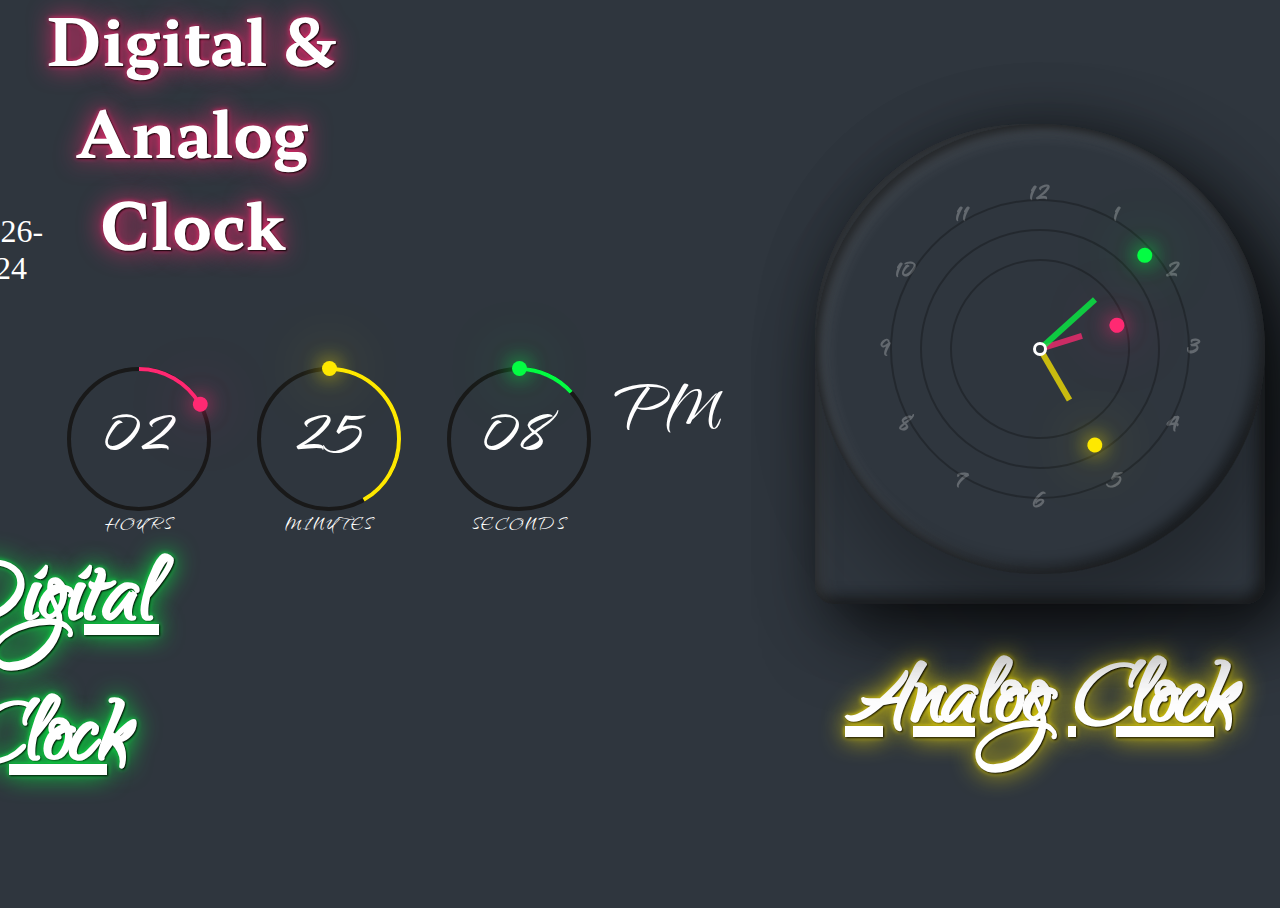
<file: index.html>
<!DOCTYPE html>
<html lang="en">

<head>
    <meta charset="UTF-8">
    <meta http-equiv="X-UA-Compatible" content="IE=edge">
    <meta name="viewport" content="width=device-width, initial-scale=1.0">
    <link href='https://fonts.googleapis.com/css?family=Qwigley' rel='stylesheet'>
    <link href='https://fonts.googleapis.com/css?family=Hahmlet' rel='stylesheet'>
    <link rel="stylesheet" href="style.css">
    <title>Task 1</title>

    <audio autoplay loop>
        <source src="Clock-Ticking-C-www.fesliyanstudios.com.mp3" type="audio/mpeg">
    </audio>
</head>

<body>
    <div class="inner">
        <h1 style="font-family:'Hahmlet';">Digital & Analog Clock</h1>
    </div>
    <p id="demo"></p>
    <p id="p1"></p>


    <!-- Analog Clock -->
    <div class="outer">


        <div class="container">
            <div class="clock">
                <div class="c" id="sc" style="--clr:#04fc43"><i></i></div>
                <div class="c c2" id="mn" style="--clr:#fee800"><i></i></div>
                <div class="c c3" id="hr" style="--clr:#ff2972"><i></i></div>
                <span class="a1" style="--i:1;"><b>1</b></span>
                <span class="a1" style="--i:2;"><b>2</b></span>
                <span class="a1" style="--i:3;"><b>3</b></span>
                <span class="a1" style="--i:4;"><b>4</b></span>
                <span class="a1" style="--i:5;"><b>5</b></span>
                <span class="a1" style="--i:6;"><b>6</b></span>
                <span class="a1" style="--i:7;"><b>7</b></span>
                <span class="a1" style="--i:8;"><b>8</b></span>
                <span class="a1" style="--i:9;"><b>9</b></span>
                <span class="a1" style="--i:10;"><b>10</b></span>
                <span class="a1" style="--i:11;"><b>11</b></span>
                <span class="a1" style="--i:12;"><b>12</b></span>

            </div>


        </div>
        <h1 class="analog-clock">Analog Clock</h1>

    </div>


    <!-- Digital clock -->



    <div id="sub-inner">
        <div id="time">
            <div class="circle" style="--clr: #ff2972">
                <div class="dots hr_dot"></div>
                <svg>
                    <circle cx="70" cy="70" r="70"></circle>
                    <circle cx="70" cy="70" r="70" id="hh"></circle>

                </svg>
                <div id="hours" style="font-family: 'Qwigley';">00</div>
            </div>

            <div class="circle" style="--clr: #fee800">
                <div class="dots min_dot"></div>


                <svg>
                    <circle cx="70" cy="70" r="70"></circle>
                    <circle cx="70" cy="70" r="70" id="mm"></circle>

                </svg>

                <div id="minutes" style="font-family: 'Qwigley';">00</div>
            </div>

            <div class="circle" style="--clr: #04fc43">
                <div class="dots sec_dot"></div>

                <svg>
                    <circle cx="70" cy="70" r="70"></circle>
                    <circle cx="70" cy="70" r="70" id="ss"></circle>

                </svg>

                <div id="seconds" style="font-family: 'Qwigley';">00</div>
            </div>
            <div class="ap">
                <div id="ampm" style="font-family: 'Qwigley';">AM</div>
            </div>
        </div>

    </div>
    <div>
        <h1 class="digital-clock">Digital Clock</h1>

    </div>




    <script src="text.js"></script>
</body>

</html>
</file>
<file: style.css>
* {
      margin: 0;
      padding: 0%;
      box-sizing: border-box;
  }

  body {
      display: flex;
      justify-content: center;
      align-items: center;
      min-height: 100vh;
      background: #2f363e;

  }


#p1{
    padding-bottom: 25rem;
    color: #fff;
    font-size: 2rem;
    padding-left: .5rem;
    padding-right: 85rem;
}
#demo{
    padding-bottom: 25rem;
    color: #fff;
    /* padding-left: 5rem; */
    font-size: 2rem;
    
    
}
  .inner {
      padding-bottom: 40rem;
      color: #fff;
      padding-right: 56rem;
      font-size: 2rem;
      text-shadow: 1px 1px 2px black, 0 0 25px #ff2972, 0 0 5px #ff2972;

  }

  .analog-clock {
      font-size: 7rem;
      font-family: 'Qwigley';
      color: #fff;
      text-decoration: underline;
      padding-top: 2rem;
      text-shadow: 1px 1px 2px black, 0 0 25px #fee800, 0 0 5px #fee800;
  }

  .digital-clock {
      font-size: 7rem;
      font-family: 'Qwigley';
      color: #fff;
      text-decoration: underline;
      padding-top: 28rem;
      /* padding-left: 22rem; */
      gap: 2px;
      padding-right: 74rem;
      text-shadow: 1px 1px 2px black, 0 0 25px #04fc43, 0 0 5px #04fc43;
  }

  #sub-inner {
      float: left;
      width: 100%;
      padding-left: 4rem;
      padding-top: 4rem;
      height: 300px;

  }

  #time {
      display: flex;
      gap: 40px;
      color: #fff;
  }

  .circle {
      position: relative;
      width: 150px;
      height: 150px;
      display: flex;
      justify-content: center;
      align-items: center;
  }

  .circle svg {
      position: relative;
      width: 150px;
      height: 150px;
      transform: rotate(270deg);
  }

  .circle svg circle {
      width: 100%;
      height: 100%;
      fill: transparent;
      stroke: #191919;
      stroke-width: 4;
      transform: translate(5px, 5px);
  }

  .circle svg circle:nth-child(2) {
      stroke: var(--clr);
      stroke-dasharray: 440;
  }

  div {
      position: absolute;
      text-align: center;
      font-weight: 200;
      font-size: 1.5em;
  }

  .ap {
      position: relative;
      font: 1em;
      transform: translateX(-20px);
      /* font-family: 'Qwigley'; */
  }

  .dots {
      position: absolute;
      width: 100%;
      height: 100%;
      z-index: 10;
      display: flex;
      justify-content: center;
  }

  .dots::before {
      content: '';
      position: relative;
      top: -3px;
      width: 15px;
      height: 15px;
      background: var(--clr);
      border-radius: 50%;
      box-shadow: 0 0 20px var(--clr), 0 0 60px var(--clr);

  }

  span {
      position: absolute;
      padding-top: 2rem;
      transform: translateX(-50%) translateY(-10px);
      font-size: 0.28em;
      font-weight: 200;
      letter-spacing: 0.1em;
      font-family: 'Qwigley';
      text-transform: uppercase;
  }










  .outer {
      float: right;
      padding-left: 50rem;
  }

  .container {
      position: relative;
      background: #2f363e;
      border-radius: 20px;
      border-top-left-radius: 225px;
      border-top-right-radius: 255px;
      box-shadow: 25px 25px 75px rgba(0, 0, 0, 0.75),
          10px 10px 70px rgba(0, 0, 0, 0.25),
          inset 5px 5px 20px rgba(0, 0, 0, 0.5),
          inset 5px 5px 20px rgba(255, 255, 255, 0.2),
          inset -5px -5px 15px rgba(0, 0, 0, 0.75);
      display: flex;
      justify-content: center;
      align-items: center;
      flex-direction: column;

  }

  .clock {
      position: relative;
      width: 450px;
      height: 450px;
      background: #2f363e;
      border-radius: 50%;
      box-shadow: 10px 50px 70px rgba(0, 0, 0, 0.25),
          inset 5px 5px 10px rgba(0, 0, 0, 0.5),
          inset 5px 5px 20px rgba(255, 255, 255, 0.2),
          inset -5px -5px 15px rgba(0, 0, 0, 0.75);
      display: flex;
      justify-content: center;
      align-items: center;
      margin-bottom: 30px;
  }

  .clock::before {
      content: '';
      position: absolute;
      width: 8px;
      height: 8px;
      background: #2f363e;
      border: 3px solid #fff;
      border-radius: 50%;
      z-index: 100000;
  }

  .a1 {
      position: absolute;
      inset: 20px;
      color: #fff;
      text-align: center;
      transform: rotate(calc(30deg*var(--i)));
  }

  span b {
      font-size: 2em;
      opacity: 0.25;
      font-weight: 600;
      display: inline-block;
      transform: rotate(calc(-30deg*var(--i)));
  }

  .c {
      position: absolute;
      width: 300px;
      height: 300px;
      border: 2px solid rgba(0, 0, 0, 0.25);
      border-radius: 50%;
      display: flex;
      justify-content: center;
      align-items: flex-start;
      z-index: 10;
  }

  .c i {
      position: absolute;
      width: 6px;
      height: 50%;
      background: var(--clr);
      opacity: 0.75;
      transform-origin: bottom;
      transform: scaleY(0.5);
  }

  .c:nth-child(1)i {
      width: 2px;
  }

  .c:nth-child(2)i {
      width: 6px;
  }

  .c2 {
      width: 240px;
      height: 240px;
      z-index: 9;
  }

  .c3 {
      width: 180px;
      height: 180px;
      z-index: 8;
  }

  .c::before {
      content: '';
      position: absolute;
      top: -8.5;
      width: 15px;
      height: 15px;
      border-radius: 50%;
      background: var(--clr);
      box-shadow: 0 0 20px var(--clr),
          0 0 60px var(--clr);
  }
</file>
